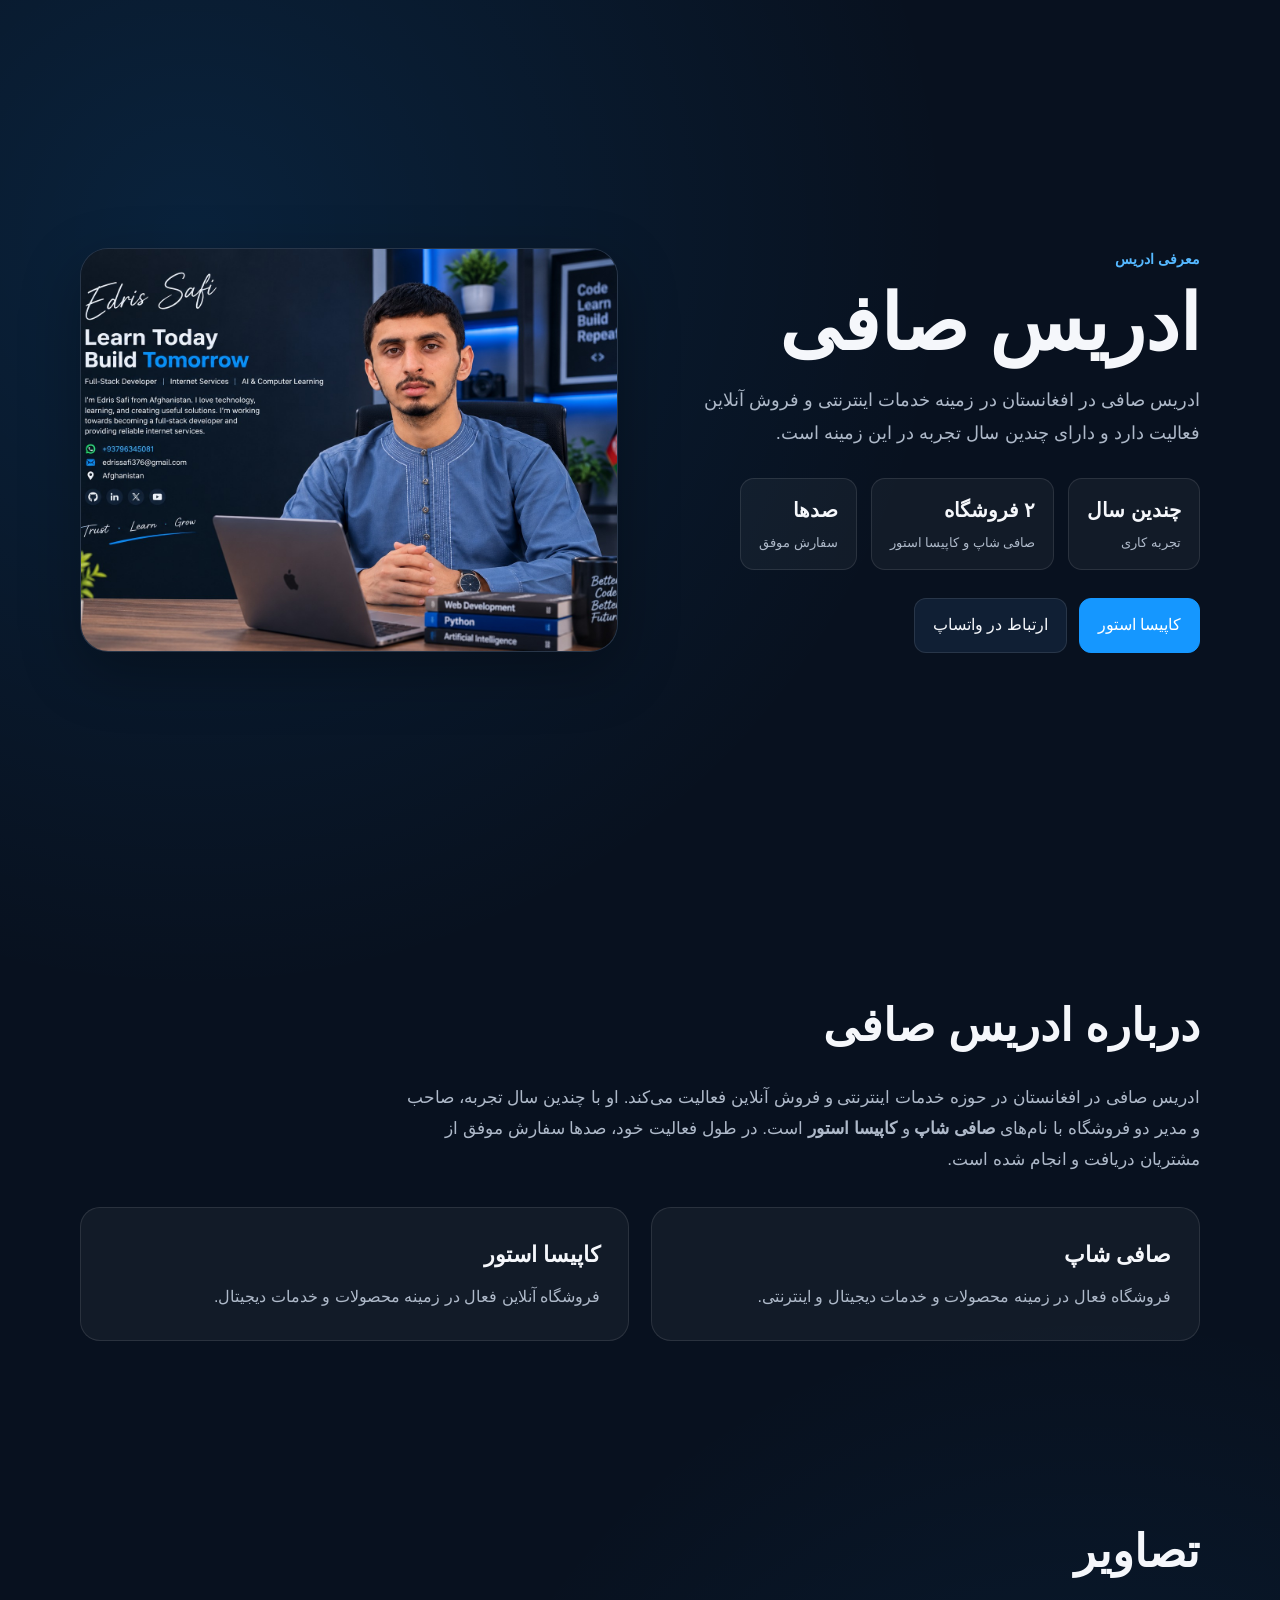
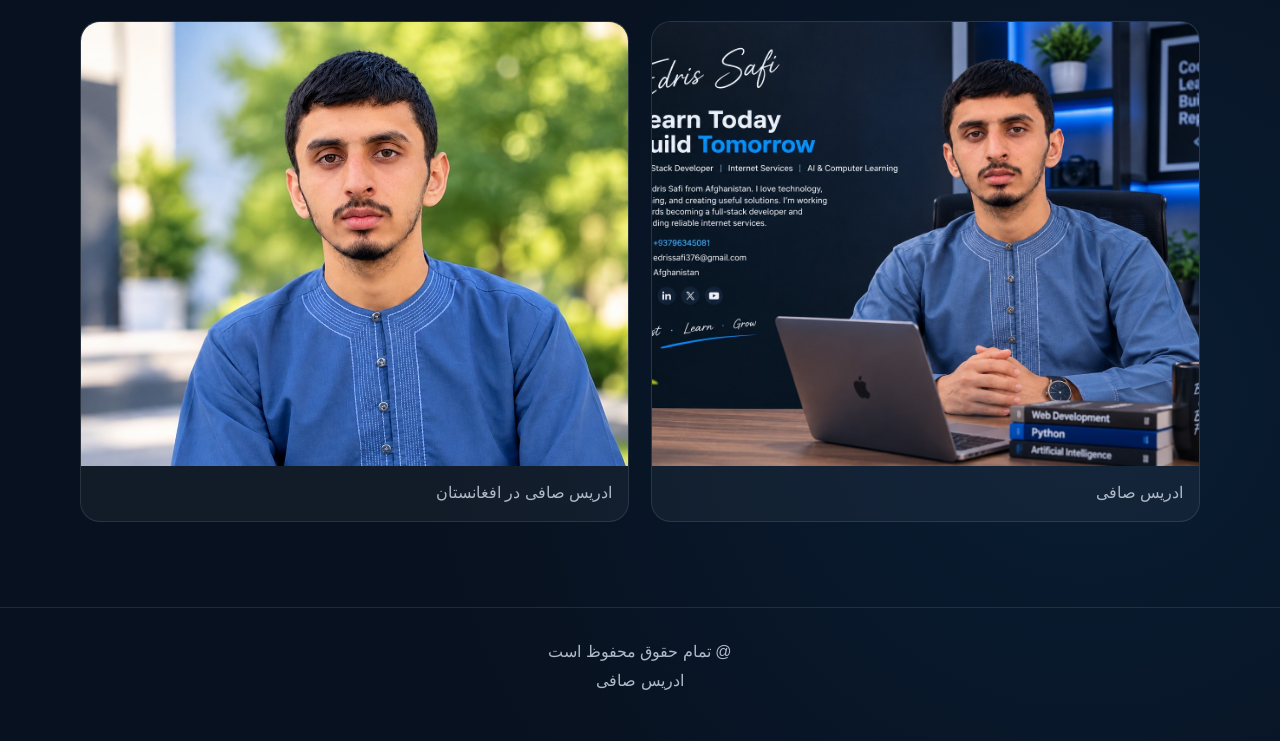
<file: index.html>
<!doctype html>
<html lang="fa" dir="rtl">
<head>
  <meta charset="utf-8">
  <meta name="viewport" content="width=device-width, initial-scale=1">
  <title>ادریس صافی</title>
  <meta name="description" content="معرفی ادریس صافی در افغانستان؛ فعال در زمینه خدمات اینترنتی و فروش آنلاین، صاحب صافی شاپ و کاپیسا استور با چندین سال تجربه و صدها سفارش موفق.">
  <meta name="robots" content="index,follow,max-image-preview:large">
  <link rel="canonical" href="https://about.kapisa.xyz/">
  <link rel="alternate" hreflang="fa" href="https://about.kapisa.xyz/">
  <link rel="alternate" hreflang="en" href="https://about.kapisa.xyz/en/">
  <link rel="alternate" hreflang="x-default" href="https://about.kapisa.xyz/">

  <meta property="og:type" content="profile">
  <meta property="og:title" content="ادریس صافی | خدمات اینترنتی و فروشگاه‌های آنلاین">
  <meta property="og:description" content="معرفی ادریس صافی؛ فعال در زمینه خدمات اینترنتی و فروش آنلاین در افغانستان.">
  <meta property="og:url" content="https://about.kapisa.xyz/">
  <meta property="og:image" content="https://about.kapisa.xyz/images/edris-safi-1.png">
  <meta property="og:image:alt" content="ادریس صافی">

  <link rel="stylesheet" href="/css/style.css">

  <script type="application/ld+json">
  {
    "@context":"https://schema.org",
    "@type":"ProfilePage",
    "@id":"https://about.kapisa.xyz/#profile",
    "url":"https://about.kapisa.xyz/",
    "inLanguage":"fa",
    "name":"ادریس صافی",
    "description":"صفحه معرفی ادریس صافی در افغانستان.",
    "mainEntity":{
      "@type":"Person",
      "@id":"https://about.kapisa.xyz/#edris-safi",
      "name":"ادریس صافی",
      "alternateName":"Edris Safi",
      "description":"فعال در زمینه خدمات اینترنتی و فروش آنلاین در افغانستان و صاحب صافی شاپ و کاپیسا استور.",
      "image":[
        "https://about.kapisa.xyz/images/edris-safi-1.png",
        "https://about.kapisa.xyz/images/edris-safi-2.png"
      ],
      "url":"https://about.kapisa.xyz/",
      "jobTitle":"فعال خدمات اینترنتی و فروش آنلاین",
      "worksFor":[
        {
          "@type":"Organization",
          "name":"صافی شاپ",
          "url":"https://kapisa.xyz/"
        },
        {
          "@type":"Organization",
          "name":"کاپیسا استور",
          "url":"https://kapisa.xyz/"
        }
      ],
      "homeLocation":{
        "@type":"Country",
        "name":"افغانستان"
      }
    }
  }
  </script>
</head>

<body>
  <main>
    <section class="hero">
      <div class="container hero-grid">
        <div>
          <div class="eyebrow">معرفی ادریس</div>
          <h1>ادریس صافی</h1>
          <p class="lead">
            ادریس صافی در افغانستان در زمینه خدمات اینترنتی و فروش آنلاین فعالیت دارد
            و دارای چندین سال تجربه در این زمینه است.
          </p>

          <div class="stats" aria-label="اطلاعات">
            <div class="stat"><strong>چندین سال</strong><small>تجربه کاری</small></div>
            <div class="stat"><strong>۲ فروشگاه</strong><small>صافی شاپ و کاپیسا استور</small></div>
            <div class="stat"><strong>صدها</strong><small>سفارش موفق</small></div>
          </div>

          <div class="links">
            <a class="btn primary" href="https://kapisa.xyz/">کاپیسا استور</a>
            <a class="btn" href="https://wa.me/93796345081">ارتباط در واتساپ</a>
          </div>
        </div>

        <figure class="photo">
          <img src="/images/edris-safi-1.png" alt="ادریس صافی در محل کار" width="1536" height="604">
        </figure>
      </div>
    </section>

    <section>
      <div class="container">
        <h2 class="section-title">درباره ادریس صافی</h2>
        <p class="section-text">
          ادریس صافی در افغانستان در حوزه خدمات اینترنتی و فروش آنلاین فعالیت می‌کند.
          او با چندین سال تجربه، صاحب و مدیر دو فروشگاه با نام‌های
          <strong>صافی شاپ</strong> و <strong>کاپیسا استور</strong> است.
          در طول فعالیت خود، صدها سفارش موفق از مشتریان دریافت و انجام شده است.
        </p>

        <div class="business-grid">
          <article class="business">
            <h3>صافی شاپ</h3>
            <p>فروشگاه فعال در زمینه محصولات و خدمات دیجیتال و اینترنتی.</p>
          </article>
          <article class="business">
            <h3>کاپیسا استور</h3>
            <p>فروشگاه آنلاین فعال در زمینه محصولات و خدمات دیجیتال.</p>
          </article>
        </div>
      </div>
    </section>

    <section>
      <div class="container">
        <h2 class="section-title">تصاویر</h2>
        <div class="gallery">
          <figure>
            <img src="/images/edris-safi-1.png" alt="عکس حرفه‌ای ادریس صافی" width="1536" height="444" loading="lazy">
            <figcaption>ادریس صافی</figcaption>
          </figure>
          <figure>
            <img src="/images/edris-safi-2.png" alt="ادریس صافی در فضای باز" width="1536" height="444" loading="lazy">
            <figcaption>ادریس صافی در افغانستان</figcaption>
          </figure>
        </div>
      </div>
    </section>
  </main>

  <footer align="center">
    @ تمام حقوق محفوظ است  <br>
    ادریس صافی 
  </footer>
</body>
</html>
</file>
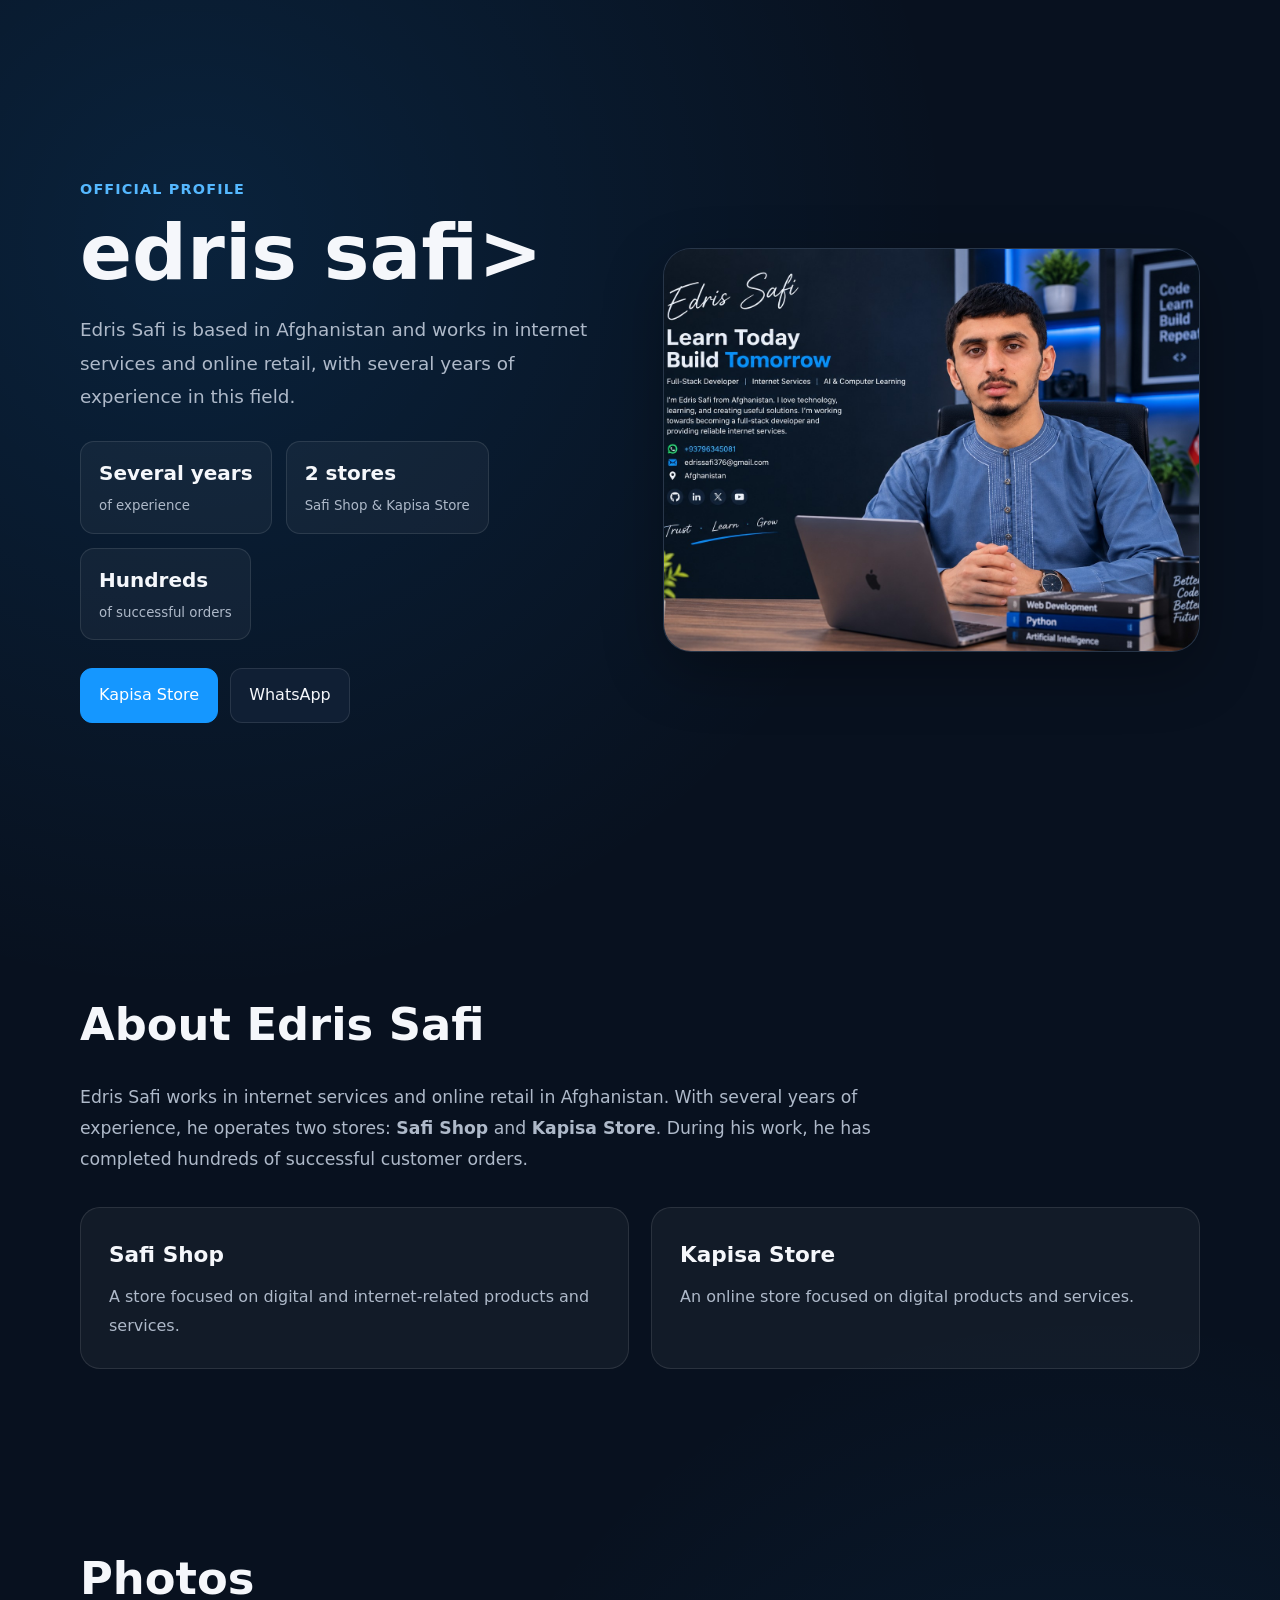
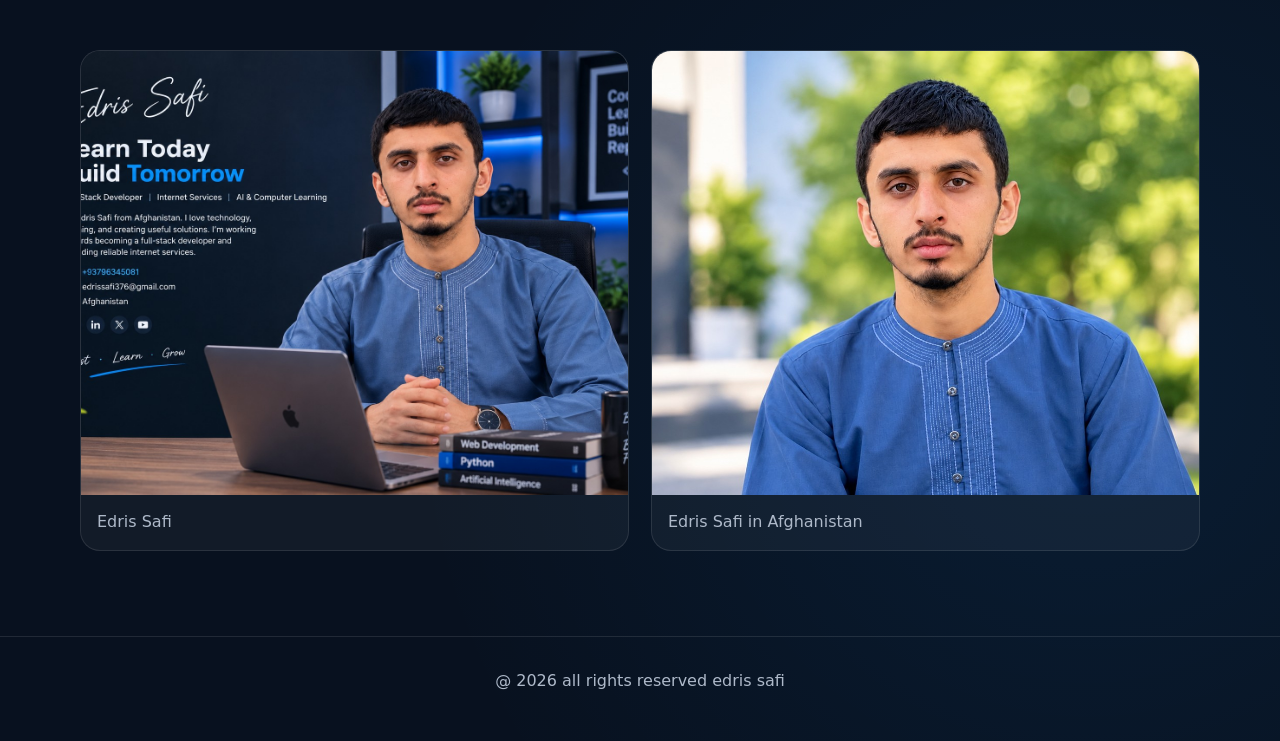
<file: en/index.html>
<!doctype html>
<html lang="en" dir="ltr">
<head>
  <meta charset="utf-8">
  <meta name="viewport" content="width=device-width, initial-scale=1">
  <title>Edris Safin</title>
  <meta name="description" content="Edris Safi in Afghanistan works in internet services and online retail, and operates Safi Shop and Kapisa Store with several years of experience and hundreds of successful orders.">
  <meta name="robots" content="index,follow,max-image-preview:large">
  <link rel="canonical" href="https://about.kapisa.xyz/en/">
  <link rel="alternate" hreflang="fa" href="https://about.kapisa.xyz/">
  <link rel="alternate" hreflang="en" href="https://about.kapisa.xyz/en/">
  <link rel="alternate" hreflang="x-default" href="https://about.kapisa.xyz/">

  <meta property="og:type" content="profile">
  <meta property="og:title" content="Edris Safi | Internet Services & Online Stores">
  <meta property="og:description" content="Profile of Edris Safi, working in internet services and online retail in Afghanistan.">
  <meta property="og:url" content="https://about.kapisa.xyz/en/">
  <meta property="og:image" content="https://about.kapisa.xyz/images/edris-safi-1.png">
  <meta property="og:image:alt" content="Edris Safi">

  <link rel="stylesheet" href="/css/style.css">

  <script type="application/ld+json">
  {
    "@context":"https://schema.org",
    "@type":"ProfilePage",
    "@id":"https://about.kapisa.xyz/en/#profile",
    "url":"https://about.kapisa.xyz/en/",
    "inLanguage":"en",
    "name":"Edris Safi",
    "description":"Profile of Edris Safi in Afghanistan.",
    "mainEntity":{
      "@type":"Person",
      "@id":"https://about.kapisa.xyz/en/#edris-safi",
      "name":"Edris Safi",
      "alternateName":"ادریس صافی",
      "description":"Internet services and online retail professional in Afghanistan, operating Safi Shop and Kapisa Store.",
      "image":[
        "https://about.kapisa.xyz/images/edris-safi-1.png",
        "https://about.kapisa.xyz/images/edris-safi-2.png"
      ],
      "url":"https://about.kapisa.xyz/en/",
      "jobTitle":"Internet Services and Online Retail Professional",
      "worksFor":[
        {
          "@type":"Organization",
          "name":"Safi Shop",
          "url":"https://kapisa.xyz/"
        },
        {
          "@type":"Organization",
          "name":"Kapisa Store",
          "url":"https://kapisa.xyz/"
        }
      ],
      "homeLocation":{
        "@type":"Country",
        "name":"Afghanistan"
      }
    }
  }
  </script>
</head>

<body>
  <main>
    <section class="hero">
      <div class="container hero-grid">
        <div>
          <div class="eyebrow">OFFICIAL PROFILE</div>
          <h1>edris safi></h1>
          <p class="lead">
            Edris Safi is based in Afghanistan and works in internet services
            and online retail, with several years of experience in this field.
          </p>

          <div class="stats" aria-label="Profile information">
            <div class="stat"><strong>Several years</strong><small>of experience</small></div>
            <div class="stat"><strong>2 stores</strong><small>Safi Shop & Kapisa Store</small></div>
            <div class="stat"><strong>Hundreds</strong><small>of successful orders</small></div>
          </div>

          <div class="links">
            <a class="btn primary" href="https://kapisa.xyz/">Kapisa Store</a>
            <a class="btn" href="https://wa.me/93796345081">WhatsApp</a>
          </div>
        </div>

        <figure class="photo">
          <img src="/images/edris-safi-1.png" alt="Edris Safi at work" width="1536" height="1024">
        </figure>
      </div>
    </section>

    <section>
      <div class="container">
        <h2 class="section-title">About Edris Safi</h2>
        <p class="section-text">
          Edris Safi works in internet services and online retail in Afghanistan.
          With several years of experience, he operates two stores:
          <strong>Safi Shop</strong> and <strong>Kapisa Store</strong>.
          During his work, he has completed hundreds of successful customer orders.
        </p>

        <div class="business-grid">
          <article class="business">
            <h3>Safi Shop</h3>
            <p>A store focused on digital and internet-related products and services.</p>
          </article>
          <article class="business">
            <h3>Kapisa Store</h3>
            <p>An online store focused on digital products and services.</p>
          </article>
        </div>
      </div>
    </section>

    <section>
      <div class="container">
        <h2 class="section-title">Photos</h2>
        <div class="gallery">
          <figure>
            <img src="/images/edris-safi-1.png" alt="Professional photo of Edris Safi" width="1536" height="444" loading="lazy">
            <figcaption>Edris Safi</figcaption>
          </figure>
          <figure>
            <img src="/images/edris-safi-2.png" alt="Edris Safi outdoors" width="1536" height="444" loading="lazy">
            <figcaption>Edris Safi in Afghanistan</figcaption>
          </figure>
        </div>
      </div>
    </section>
  </main>

  <footer align="center">
  @ 2026 all rights reserved edris safi 
  
  </footer>
</body>
</html>
</file>
<file: css/style.css>
:root{
  --bg:#08111f;
  --bg-soft:#0d1a2d;
  --card:#101f34;
  --text:#f5f7fb;
  --muted:#aeb9c9;
  --accent:#1597ff;
  --accent-2:#55b8ff;
  --border:rgba(255,255,255,.10);
  --shadow:0 20px 60px rgba(0,0,0,.30);
}

*{box-sizing:border-box;margin:0;padding:0}

html{scroll-behavior:smooth}

body{
  font-family:system-ui,-apple-system,"Segoe UI",Roboto,Arial,sans-serif;
  background:
    radial-gradient(circle at 15% 10%,rgba(21,151,255,.13),transparent 32%),
    radial-gradient(circle at 85% 85%,rgba(21,151,255,.09),transparent 30%),
    var(--bg);
  color:var(--text);
  line-height:1.8;
}

a{color:inherit;text-decoration:none}

.container{
  width:min(1120px,92%);
  margin-inline:auto;
}

.hero{
  min-height:100vh;
  display:grid;
  place-items:center;
  padding:70px 0;
}

.hero-grid{
  display:grid;
  grid-template-columns:1fr 1fr;
  gap:45px;
  align-items:center;
}

.eyebrow{
  color:var(--accent-2);
  font-weight:700;
  letter-spacing:.08em;
  font-size:.9rem;
  margin-bottom:10px;
}

h1{
  font-size:clamp(2.5rem,6vw,5rem);
  line-height:1.05;
  margin-bottom:20px;
}

h1 span{color:var(--accent)}

.lead{
  color:var(--muted);
  font-size:1.15rem;
  max-width:650px;
}

.stats{
  display:flex;
  flex-wrap:wrap;
  gap:14px;
  margin:28px 0;
}

.stat{
  padding:13px 18px;
  background:rgba(255,255,255,.045);
  border:1px solid var(--border);
  border-radius:14px;
}

.stat strong{
  display:block;
  font-size:1.25rem;
  color:var(--text);
}

.stat small{color:var(--muted)}

.links{
  display:flex;
  flex-wrap:wrap;
  gap:12px;
}

.btn{
  display:inline-flex;
  align-items:center;
  justify-content:center;
  padding:12px 18px;
  border-radius:12px;
  border:1px solid var(--border);
  background:var(--card);
  transition:.2s ease;
}

.btn:hover{
  transform:translateY(-2px);
  border-color:var(--accent);
}

.btn.primary{
  background:var(--accent);
  color:#fff;
  border-color:var(--accent);
}

.photo{
  border-radius:28px;
  overflow:hidden;
  border:1px solid var(--border);
  box-shadow:var(--shadow);
  background:var(--card);
}

.photo img{
  display:block;
  width:100%;
  height:auto;
  aspect-ratio:4/3;
  object-fit:cover;
}

section{
  padding:85px 0;
}

.section-title{
  font-size:clamp(1.8rem,4vw,2.8rem);
  margin-bottom:16px;
}

.section-text{
  color:var(--muted);
  max-width:800px;
  font-size:1.08rem;
}

.business-grid{
  margin-top:32px;
  display:grid;
  grid-template-columns:repeat(2,1fr);
  gap:22px;
}

.business{
  background:rgba(255,255,255,.045);
  border:1px solid var(--border);
  border-radius:20px;
  padding:28px;
}

.business h3{
  margin-bottom:8px;
  font-size:1.35rem;
}

.business p{color:var(--muted)}

.gallery{
  display:grid;
  grid-template-columns:repeat(2,1fr);
  gap:22px;
  margin-top:30px;
}

.gallery figure{
  background:rgba(255,255,255,.045);
  border:1px solid var(--border);
  border-radius:20px;
  overflow:hidden;
}

.gallery img{
  display:block;
  width:100%;
  aspect-ratio:4/3;
  object-fit:cover;
}

.gallery figcaption{
  padding:13px 16px;
  color:var(--muted);
}

footer{
  padding:30px 0 45px;
  border-top:1px solid var(--border);
  color:var(--muted);
}

.footer-inner{
  display:flex;
  justify-content:space-between;
  gap:20px;
  flex-wrap:wrap;
}

@media(max-width:800px){
  .hero{padding:45px 0}
  .hero-grid,
  .business-grid,
  .gallery{grid-template-columns:1fr}
  .hero-grid{gap:28px}
  section{padding:60px 0}
}

[dir="rtl"] body{
  font-family:Tahoma,"Noto Sans Arabic",Arial,sans-serif;
}

[dir="rtl"] .eyebrow{
  letter-spacing:0;
}

[dir="rtl"] .hero-grid{
  direction:rtl;
}

[dir="rtl"] .photo{
  direction:ltr;
}
</file>
